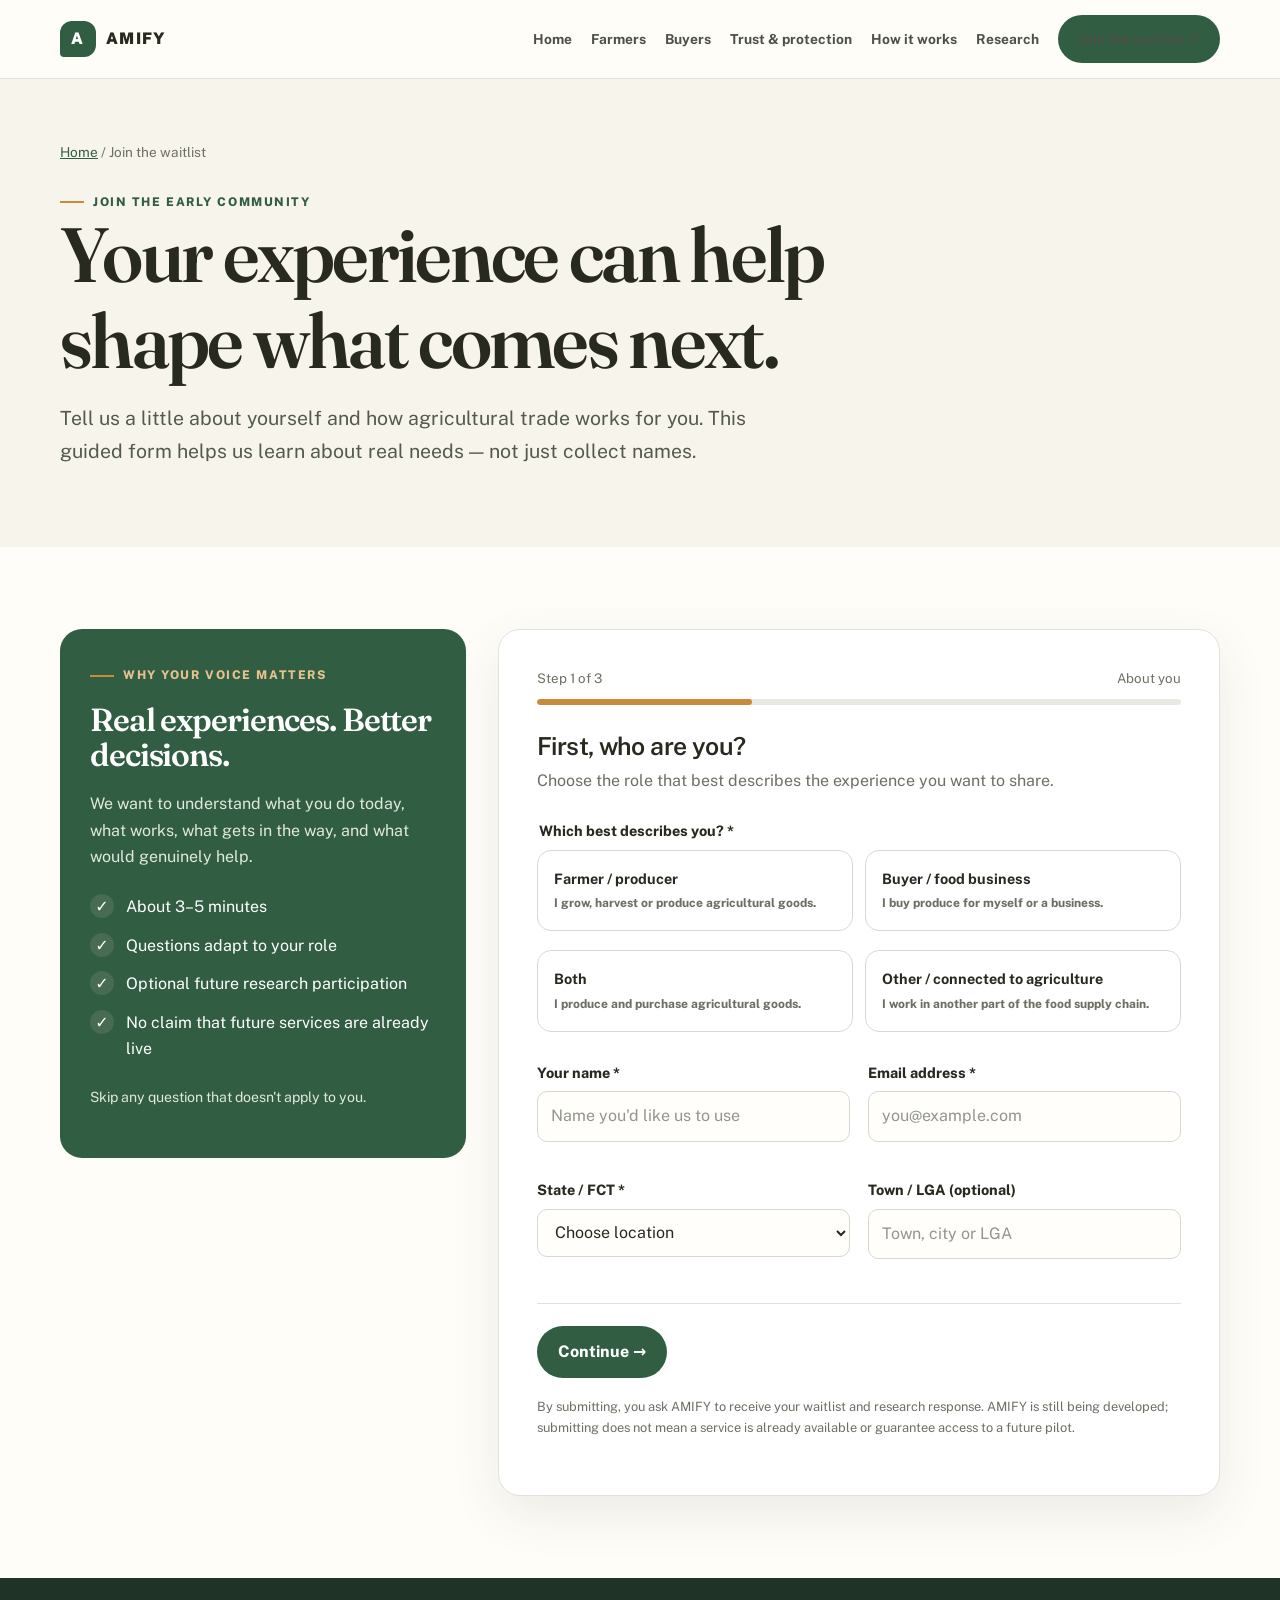
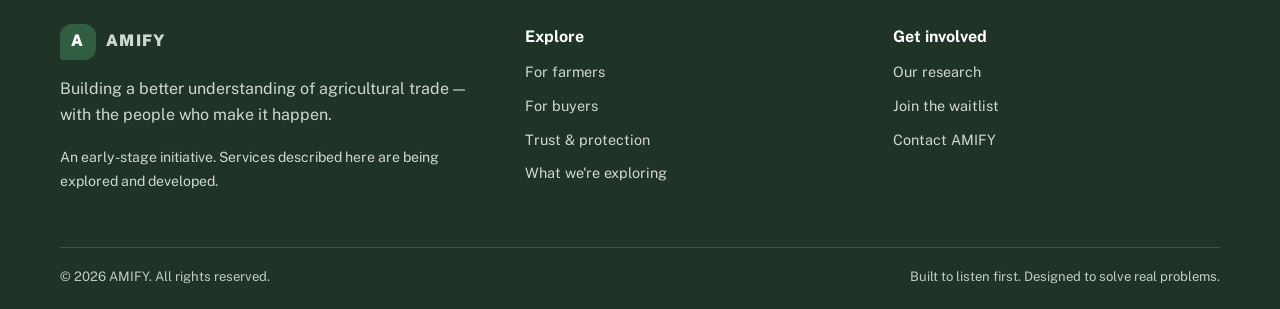
<file: join.html>
<!doctype html><html lang="en"><head><meta charset="utf-8"><meta name="viewport" content="width=device-width, initial-scale=1"><meta name="description" content="Join the AMIFY early-interest list and share your agricultural trading experience."><meta name="theme-color" content="#315d43"><title>Join the waitlist | AMIFY</title><link rel="preconnect" href="https://fonts.googleapis.com"><link rel="preconnect" href="https://fonts.gstatic.com" crossorigin><link href="https://fonts.googleapis.com/css2?family=Fraunces:opsz,wght@9..144,500;9..144,600;9..144,700&family=Public+Sans:wght@400;500;600;700;800&display=swap" rel="stylesheet"><link rel="stylesheet" href="css/styles.css"></head><body><header class="site-header"><div class="container header-inner"><a class="brand" href="index.html"><span class="brand-mark">A</span><span>AMIFY</span></a><button class="menu-toggle" type="button" aria-expanded="false" aria-controls="primary-navigation">Menu</button><nav class="site-nav" id="primary-navigation" aria-label="Main navigation"><a href="index.html" >Home</a><a href="farmers.html" >Farmers</a><a href="buyers.html" >Buyers</a><a href="trust.html" >Trust & protection</a><a href="how-it-works.html" >How it works</a><a href="research.html" >Research</a><a class="btn" href="join.html">Join the waitlist ↗</a></nav></div></header><main><section class="page-hero"><div class="container"><div class="breadcrumb"><a href="index.html">Home</a> / Join the waitlist</div><span class="eyebrow">Join the early community</span><h1>Your experience can help shape what comes next.</h1><p class="lead">Tell us a little about yourself and how agricultural trade works for you. This guided form helps us learn about real needs — not just collect names.</p></div></section><section class="section"><div class="container form-shell"><aside class="form-aside"><span class="eyebrow" style="color:#e5c18e">Why your voice matters</span><h2 style="font-size:2rem;margin-top:16px">Real experiences. Better decisions.</h2><p>We want to understand what you do today, what works, what gets in the way, and what would genuinely help.</p><ul class="check-list"><li>About 3–5 minutes</li><li>Questions adapt to your role</li><li>Optional future research participation</li><li>No claim that future services are already live</li></ul><p class="small">Skip any question that doesn't apply to you.</p></aside><div class="form-card"><form id="amify-form" method="POST" action="https://formsubmit.co/iadesanya539@gmail.com"><input type="hidden" name="_subject" value="New AMIFY waitlist and research response"><input type="hidden" name="_template" value="table"><input type="hidden" name="_captcha" value="true"><input type="hidden" name="_next" value="https://ifrosh.github.io/AMIFY-WAITLIST/thank-you.html"><div class="form-progress"><div class="progress-meta"><span data-progress-label>Step 1 of 3</span><span>About you</span></div><div class="progress-track"><div class="progress-fill" data-progress></div></div></div><section class="form-step" data-form-step="1"><h2>First, who are you?</h2><p class="form-step-intro">Choose the role that best describes the experience you want to share.</p><fieldset class="field" style="border:0;padding:0;margin:0 0 22px"><legend>Which best describes you? *</legend><div class="choice-grid role-options"><label class="choice"><input type="radio" name="participant_type" value="farmer" required><span><strong>Farmer / producer</strong><small>I grow, harvest or produce agricultural goods.</small></span></label><label class="choice"><input type="radio" name="participant_type" value="buyer" required><span><strong>Buyer / food business</strong><small>I buy produce for myself or a business.</small></span></label><label class="choice"><input type="radio" name="participant_type" value="both" required><span><strong>Both</strong><small>I produce and purchase agricultural goods.</small></span></label><label class="choice"><input type="radio" name="participant_type" value="other" required><span><strong>Other / connected to agriculture</strong><small>I work in another part of the food supply chain.</small></span></label></div></fieldset><div class="field-grid"><div class="field"><label for="full-name">Your name *</label><input id="full-name" name="name" autocomplete="name" placeholder="Name you'd like us to use" required></div><div class="field"><label for="email">Email address *</label><input id="email" name="email" type="email" autocomplete="email" placeholder="you@example.com" required></div><div class="field"><label for="state">State / FCT *</label><select id="state" name="state" required><option value="">Choose location</option><option>Abia</option><option>Adamawa</option><option>Akwa</option><option>Ibom</option><option>Anambra</option><option>Bauchi</option><option>Bayelsa</option><option>Benue</option><option>Borno</option><option>Cross</option><option>River</option><option>Delta</option><option>Ebonyi</option><option>Edo</option><option>Ekiti</option><option>Enugu</option><option>Gombe</option><option>Imo</option><option>Jigawa</option><option>Kaduna</option><option>Kano</option><option>Katsina</option><option>Kebbi</option><option>Kogi</option><option>Kwara</option><option>Lagos</option><option>Nasarawa</option><option>Niger</option><option>Ogun</option><option>Ondo</option><option>Osun</option><option>Oyo</option><option>Plateau</option><option>Rivers</option><option>Sokoto</option><option>Taraba</option><option>Yobe</option><option>Zamfara</option><option>Federal Capital Territory (FCT)</option><option>Outside Nigeria</option></select></div><div class="field"><label for="locality">Town / LGA (optional)</label><input id="locality" name="town_or_lga" placeholder="Town, city or LGA"></div></div></section><section class="form-step" data-form-step="2" hidden><h2>Tell us about your trade.</h2><p class="form-step-intro">These questions adapt to your role. Choose what best matches your experience.</p><div class="field" data-role-panel="farmer"><label for="produce">What do you grow or produce?</label><input id="produce" name="produce" type="text" placeholder="e.g. maize, rice, yam, vegetables"></input></div><div class="field" data-role-panel="buyer"><label for="buying-needs">What produce do you usually buy?</label><input id="buying-needs" name="buying-needs" type="text" placeholder="e.g. grains, tubers, vegetables"></input></div><div class="field" data-role-panel="both"><label for="both-products">What do you produce and buy?</label><input id="both-products" name="both-products" type="text" placeholder="List the main products"></input></div><div class="field" data-role-panel="other"><label for="other-role">What part of agriculture or food trade do you work in?</label><input id="other-role" name="other-role" type="text" placeholder="e.g. processor, transporter, cooperative"></input></div><div class="field"><label for="scale">Which best describes your activity?</label><select id="scale" name="business_type"><option value="">Choose one (optional)</option><option>Small-scale / household</option><option>Individual farmer or trader</option><option>Cooperative or farmer group</option><option>Retail shop or market trader</option><option>Restaurant or caterer</option><option>Processor or manufacturer</option><option>Large farm or commercial business</option><option>Institution or bulk buyer</option><option>Other</option></select></div><div class="field"><label>How do you usually find trading partners?</label><div class="check-options"><label class="check-option"><input type="checkbox" name="how_do_you_usually_find_trading_partners?[]" value="Family, friends or referrals">Family, friends or referrals</label><label class="check-option"><input type="checkbox" name="how_do_you_usually_find_trading_partners?[]" value="Market contacts or agents">Market contacts or agents</label><label class="check-option"><input type="checkbox" name="how_do_you_usually_find_trading_partners?[]" value="WhatsApp or phone calls">WhatsApp or phone calls</label><label class="check-option"><input type="checkbox" name="how_do_you_usually_find_trading_partners?[]" value="Cooperatives or associations">Cooperatives or associations</label><label class="check-option"><input type="checkbox" name="how_do_you_usually_find_trading_partners?[]" value="Online platforms or social media">Online platforms or social media</label><label class="check-option"><input type="checkbox" name="how_do_you_usually_find_trading_partners?[]" value="Regular existing relationships">Regular existing relationships</label><label class="check-option"><input type="checkbox" name="how_do_you_usually_find_trading_partners?[]" value="Other methods">Other methods</label></div></div><div class="field"><label for="frequency">How often do you buy or sell produce?</label><select id="frequency" name="trade_frequency"><option value="">Choose one (optional)</option><option>Most days</option><option>Weekly</option><option>Monthly</option><option>Seasonally</option><option>Occasionally</option><option>Not trading yet</option></select></div><div class="field" data-role-panel="farmer"><label for="unsold">What happens if you cannot sell your produce as planned?</label><textarea id="unsold" name="unsold" placeholder="What did you do?"></textarea></div><div class="field" data-role-panel="buyer"><label for="replacement">If a supplier cannot meet your needs, how do you find a replacement?</label><textarea id="replacement" name="replacement" placeholder="Tell us what you normally do."></textarea></div><div class="field" data-role-panel="both"><label for="both-challenges">What is most difficult about buying or selling?</label><textarea id="both-challenges" name="both-challenges" placeholder="Share an example if you can."></textarea></div><div class="field" data-role-panel="other"><label for="other-challenges">What recurring challenge do you see in agricultural trade?</label><textarea id="other-challenges" name="other-challenges" placeholder="Share an example if you can."></textarea></div></section><section class="form-step" data-form-step="3" hidden><h2>What would make a difference?</h2><p class="form-step-intro">Specific examples help us understand the problem and what you've already tried.</p><div class="field"><label for="recent_trade_problem">Think of the last trade that did not go as planned. What happened?</label><textarea id="recent_trade_problem" name="recent_trade_problem" placeholder="What happened, and how did you handle it?"></textarea></div><div class="field"><label>Which challenges have you experienced?</label><div class="check-options"><label class="check-option"><input type="checkbox" name="which_challenges_have_you_experienced?[]" value="Finding reliable buyers or suppliers">Finding reliable buyers or suppliers</label><label class="check-option"><input type="checkbox" name="which_challenges_have_you_experienced?[]" value="Unclear or changing prices">Unclear or changing prices</label><label class="check-option"><input type="checkbox" name="which_challenges_have_you_experienced?[]" value="Checking quality or quantity">Checking quality or quantity</label><label class="check-option"><input type="checkbox" name="which_challenges_have_you_experienced?[]" value="Late payment or payment disagreement">Late payment or payment disagreement</label><label class="check-option"><input type="checkbox" name="which_challenges_have_you_experienced?[]" value="Transport cost or finding transport">Transport cost or finding transport</label><label class="check-option"><input type="checkbox" name="which_challenges_have_you_experienced?[]" value="Late delivery, damaged or missing goods">Late delivery, damaged or missing goods</label><label class="check-option"><input type="checkbox" name="which_challenges_have_you_experienced?[]" value="Cancelled orders or rejected produce">Cancelled orders or rejected produce</label><label class="check-option"><input type="checkbox" name="which_challenges_have_you_experienced?[]" value="Disagreements with trading partners">Disagreements with trading partners</label><label class="check-option"><input type="checkbox" name="which_challenges_have_you_experienced?[]" value="None of these / something else">None of these / something else</label></div></div><div class="field"><label for="challenge-frequency">How often does your biggest challenge happen?</label><select id="challenge-frequency" name="challenge_frequency"><option value="">Choose one (optional)</option><option>Almost every trade</option><option>Often</option><option>Sometimes</option><option>Rarely</option><option>Not sure</option></select></div><div class="field"><label for="current_workaround">What do you currently use to solve the problem, and what works or fails?</label><textarea id="current_workaround" name="current_workaround" placeholder="e.g. calls, WhatsApp, agents, cooperatives"></textarea></div><div class="field"><label for="most_valuable_improvement">If one part of the process could become easier, what would make the biggest difference?</label><textarea id="most_valuable_improvement" name="most_valuable_improvement" placeholder="Describe the improvement that matters most."></textarea></div><div class="field"><label for="interest">Would you be open to future research or an early pilot?</label><select id="interest" name="future_participation"><option value="Waitlist only">I just want to join the waitlist for now</option><option value="Research conversation">I'm open to a short research conversation</option><option value="Early pilot">I'd consider trying an early pilot</option><option value="Both">I'm open to both research and a pilot</option></select></div><div class="field"><label for="contact-preference">Preferred contact method (optional)</label><select id="contact-preference" name="contact_preference"><option value="">No preference</option><option>Email</option><option>Phone call</option><option>WhatsApp</option></select></div><div class="field"><label class="check-option"><input type="checkbox" name="consent_research_contact" value="Yes"> I agree AMIFY may contact me about the research or pilot opportunities I selected.</label><span class="hint">You can join the waitlist without opting into research contact.</span></div><div class="notice">Please do not submit passwords, bank details or government ID numbers. Your answers will be emailed to the AMIFY team for waitlist and research purposes.</div></section><div class="form-actions"><button class="btn secondary" type="button" data-back hidden>← Back</button><button class="btn" type="button" data-next>Continue →</button><button class="btn" type="submit" data-submit hidden>Submit my response ↗</button></div><p class="privacy-note">By submitting, you ask AMIFY to receive your waitlist and research response. AMIFY is still being developed; submitting does not mean a service is already available or guarantee access to a future pilot.</p></form></div></div></section></main><footer class="footer"><div class="container"><div class="footer-grid"><div><a class="brand" href="index.html"><span class="brand-mark">A</span><span>AMIFY</span></a><p>Building a better understanding of agricultural trade — with the people who make it happen.</p><p class="small">An early-stage initiative. Services described here are being explored and developed.</p></div><div class="footer-links"><strong>Explore</strong><a href="farmers.html">For farmers</a><a href="buyers.html">For buyers</a><a href="trust.html">Trust & protection</a><a href="how-it-works.html">What we're exploring</a></div><div class="footer-links"><strong>Get involved</strong><a href="research.html">Our research</a><a href="join.html">Join the waitlist</a><a href="mailto:iadesanya539@gmail.com">Contact AMIFY</a></div></div><div class="footer-bottom"><span>© <span data-year>2026</span> AMIFY. All rights reserved.</span><span>Built to listen first. Designed to solve real problems.</span></div></div></footer><script src="js/config.js"></script><script src="js/main.js"></script></body></html>
</file>
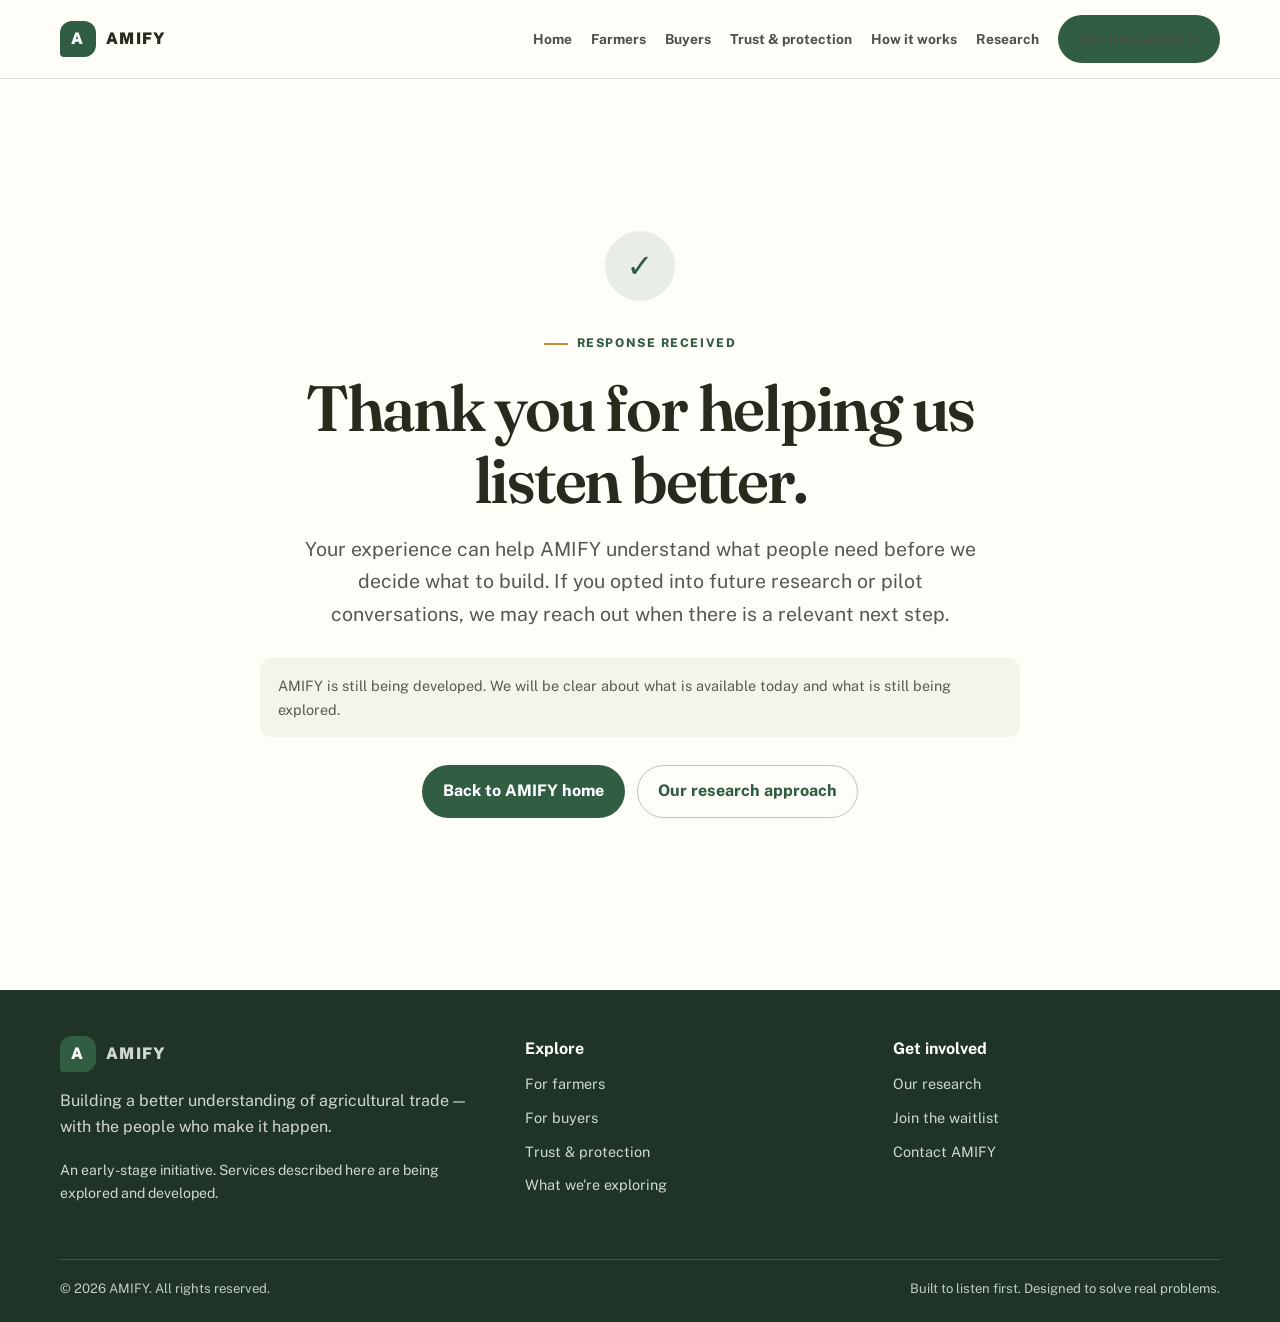
<file: thank-you.html>
<!doctype html><html lang="en"><head><meta charset="utf-8"><meta name="viewport" content="width=device-width, initial-scale=1"><meta name="description" content="Thank you for sharing your interest and agricultural trading experience with AMIFY."><meta name="theme-color" content="#315d43"><title>Thank you | AMIFY</title><link rel="preconnect" href="https://fonts.googleapis.com"><link rel="preconnect" href="https://fonts.gstatic.com" crossorigin><link href="https://fonts.googleapis.com/css2?family=Fraunces:opsz,wght@9..144,500;9..144,600;9..144,700&family=Public+Sans:wght@400;500;600;700;800&display=swap" rel="stylesheet"><link rel="stylesheet" href="css/styles.css"></head><body><header class="site-header"><div class="container header-inner"><a class="brand" href="index.html"><span class="brand-mark">A</span><span>AMIFY</span></a><button class="menu-toggle" type="button" aria-expanded="false" aria-controls="primary-navigation">Menu</button><nav class="site-nav" id="primary-navigation" aria-label="Main navigation"><a href="index.html" >Home</a><a href="farmers.html" >Farmers</a><a href="buyers.html" >Buyers</a><a href="trust.html" >Trust & protection</a><a href="how-it-works.html" >How it works</a><a href="research.html" >Research</a><a class="btn" href="join.html">Join the waitlist ↗</a></nav></div></header><main><section class="section"><div class="container center" style="max-width:760px;padding-block:70px"><div class="success-mark">✓</div><span class="eyebrow">Response received</span><h1 style="font-size:clamp(2.6rem,5vw,4rem);margin:18px auto">Thank you for helping us listen better.</h1><p class="lead">Your experience can help AMIFY understand what people need before we decide what to build. If you opted into future research or pilot conversations, we may reach out when there is a relevant next step.</p><p class="notice" style="text-align:left;margin:28px 0">AMIFY is still being developed. We will be clear about what is available today and what is still being explored.</p><div class="actions" style="justify-content:center"><a class="btn" href="index.html">Back to AMIFY home</a><a class="btn secondary" href="research.html">Our research approach</a></div></div></section></main><footer class="footer"><div class="container"><div class="footer-grid"><div><a class="brand" href="index.html"><span class="brand-mark">A</span><span>AMIFY</span></a><p>Building a better understanding of agricultural trade — with the people who make it happen.</p><p class="small">An early-stage initiative. Services described here are being explored and developed.</p></div><div class="footer-links"><strong>Explore</strong><a href="farmers.html">For farmers</a><a href="buyers.html">For buyers</a><a href="trust.html">Trust & protection</a><a href="how-it-works.html">What we're exploring</a></div><div class="footer-links"><strong>Get involved</strong><a href="research.html">Our research</a><a href="join.html">Join the waitlist</a><a href="mailto:iadesanya539@gmail.com">Contact AMIFY</a></div></div><div class="footer-bottom"><span>© <span data-year>2026</span> AMIFY. All rights reserved.</span><span>Built to listen first. Designed to solve real problems.</span></div></div></footer><script src="js/config.js"></script><script src="js/main.js"></script></body></html>
</file>
<file: css/styles.css>
/* :root{--ink:#28291f;--muted:#6c7063;--green:#315d43;--deep:#244632;--soft:#e8eee5;--gold:#c98a3b;--cream:#f7f4eb;--paper:#fffdf8;--line:#e4e2d8;--radius:18px;--shadow:0 18px 50px #24362617}*{box-sizing:border-box}html{scroll-behavior:smooth}body{margin:0;background:var(--paper);color:var(--ink);font:16px/1.65 'Public Sans',system-ui,sans-serif}img{display:block;max-width:100%}a{color:inherit}button,input,select,textarea{font:inherit}a:focus-visible,button:focus-visible,input:focus-visible,select:focus-visible,textarea:focus-visible{outline:3px solid #d9a45f;outline-offset:3px}.container{width:min(1160px,calc(100% - 40px));margin:auto}.eyebrow{display:inline-flex;gap:9px;align-items:center;color:var(--green);text-transform:uppercase;letter-spacing:.13em;font-size:.75rem;font-weight:800}.eyebrow:before{content:'';width:24px;height:2px;background:var(--gold)}h1,h2,h3{line-height:1.12;letter-spacing:-.035em;margin:0 0 18px}h1,h2{font-family:Fraunces,Georgia,serif;font-weight:600}h1{font-size:clamp(2.7rem,6vw,5.1rem);max-width:850px}h2{font-size:clamp(2rem,4vw,3.2rem)}h3{font-size:1.2rem;letter-spacing:-.02em}p{margin:0 0 18px}.lead{color:#53594e;font-size:clamp(1.05rem,1.7vw,1.22rem);max-width:700px}.muted,.small{color:var(--muted)}.small{font-size:.88rem}.site-header{position:sticky;top:0;z-index:20;background:#fffdf8f2;backdrop-filter:blur(14px);border-bottom:1px solid var(--line)}.header-inner{min-height:78px;display:flex;align-items:center;justify-content:space-between;gap:24px}.brand{display:inline-flex;align-items:center;gap:10px;text-decoration:none;font-weight:900;letter-spacing:.08em}.brand-mark{display:grid;place-items:center;width:36px;height:36px;color:white;background:var(--green);border-radius:12px 12px 12px 4px}.site-nav{display:flex;align-items:center;gap:19px}.site-nav a{text-decoration:none;font-size:.86rem;color:#4c5148;font-weight:700}.site-nav a:hover,.site-nav a[aria-current=page]{color:var(--green)}.menu-toggle{display:none;border:1px solid var(--line);background:var(--paper);border-radius:10px;padding:8px 12px}.btn{display:inline-flex;justify-content:center;align-items:center;gap:9px;min-height:48px;padding:12px 20px;border:1px solid transparent;border-radius:999px;background:var(--green);color:white;text-decoration:none;font-weight:750;cursor:pointer;transition:.18s}.btn:hover{background:var(--deep);transform:translateY(-1px)}.btn.secondary{background:transparent;color:var(--green);border-color:#b8c7b7}.btn.secondary:hover{background:var(--soft)}.btn.gold{background:var(--gold);color:#231d14}.btn:disabled{opacity:.65;cursor:wait}.hero{padding:74px 0;background:var(--cream);overflow:hidden}.hero-grid{display:grid;grid-template-columns:1.02fr .98fr;align-items:center;gap:54px}.hero-copy h1{margin-top:18px}.actions{display:flex;flex-wrap:wrap;gap:12px;margin:26px 0 20px}.hero-note{font-size:.85rem;color:var(--muted)}.hero-image{min-height:500px;position:relative}.hero-image img{width:100%;height:500px;object-fit:cover;border-radius:48% 48% 18px 18px}.image-note{position:absolute;bottom:22px;left:-22px;max-width:245px;background:white;padding:18px 20px;border-radius:16px;box-shadow:var(--shadow);font-size:.9rem}.image-note strong{display:block;color:var(--green)}.section{padding:82px 0}.section.soft{background:#f3f2e9}.section.dark{background:#253f30;color:white}.section.dark .lead,.section.dark .muted{color:#d6dfd4}.section-head{display:flex;justify-content:space-between;align-items:end;gap:28px;margin-bottom:34px}.section-head>div{max-width:690px}.section-head p{max-width:470px;color:var(--muted);margin:0}.cards{display:grid;grid-template-columns:repeat(3,1fr);gap:18px}.card{background:white;border:1px solid var(--line);border-radius:var(--radius);padding:26px}.card .icon{display:grid;place-items:center;width:44px;height:44px;background:var(--soft);color:var(--green);border-radius:14px;font-size:1.3rem;margin-bottom:20px}.card p{color:var(--muted);margin-bottom:0}.photo-card{overflow:hidden;padding:0}.photo-card img{width:100%;height:210px;object-fit:cover}.card-content{padding:24px}.photo-card a{color:var(--green);font-weight:750;text-decoration:none;display:inline-block;margin-top:14px}.split{display:grid;grid-template-columns:1fr 1fr;align-items:center;gap:58px}.split-photo img{width:100%;height:430px;object-fit:cover;border-radius:24px}.check-list{padding:0;list-style:none;display:grid;gap:12px;margin:24px 0}.check-list li{display:flex;gap:12px;align-items:flex-start}.check-list li:before{content:'✓';display:grid;place-items:center;flex:0 0 24px;height:24px;border-radius:50%;background:var(--soft);color:var(--green);font-weight:900}.banner{padding:42px;border-radius:24px;background:var(--green);color:white;display:flex;justify-content:space-between;align-items:center;gap:28px}.banner h2{font-size:clamp(1.8rem,3vw,2.6rem);max-width:650px;margin-bottom:10px}.banner p{color:#e0e9de;margin:0}.page-hero{background:var(--cream);padding:62px 0}.breadcrumb{font-size:.85rem;color:var(--muted);margin-bottom:22px}.breadcrumb a{color:var(--green)}.form-shell{display:grid;grid-template-columns:.72fr 1.28fr;gap:32px;align-items:start}.form-aside{background:var(--green);color:white;border-radius:22px;padding:30px;position:sticky;top:100px}.form-aside p{color:#e0e9de}.form-aside .check-list li:before{background:#476b53;color:white}.form-card{border:1px solid var(--line);border-radius:22px;padding:clamp(22px,4vw,38px);background:white;box-shadow:var(--shadow)}.form-progress{margin-bottom:28px}.progress-meta{display:flex;justify-content:space-between;color:var(--muted);font-size:.83rem;margin-bottom:9px}.progress-track{height:6px;border-radius:99px;background:#e8e9e1;overflow:hidden}.progress-fill{height:100%;width:33.333%;background:var(--gold);border-radius:inherit;transition:width .25s}.form-step h2{font-family:'Public Sans',sans-serif;font-size:1.55rem;letter-spacing:-.025em;margin-bottom:8px}.form-step-intro{color:var(--muted);margin-bottom:24px}.field-grid{display:grid;grid-template-columns:1fr 1fr;gap:18px}.field{margin-bottom:18px;min-width:0}.field label,.field legend{display:block;font-weight:750;font-size:.9rem;margin-bottom:7px}.field input:not([type=checkbox]):not([type=radio]),.field select,.field textarea{width:100%;min-height:48px;border:1px solid #d7d9ce;border-radius:10px;padding:11px 13px;background:#fffefa;color:var(--ink)}.field textarea{min-height:110px;resize:vertical}.field input::placeholder,.field textarea::placeholder{color:#92968c}.field.full{grid-column:1/-1}.choice-grid{display:grid;grid-template-columns:1fr 1fr;gap:12px}.choice{position:relative;display:block}.choice input{position:absolute;opacity:0;inset:0}.choice span{display:block;height:100%;border:1px solid #d7d9ce;border-radius:14px;padding:16px;cursor:pointer}.choice strong{display:block;margin-bottom:4px}.choice small{color:var(--muted);display:block}.choice input:checked+span{border-color:var(--green);background:#edf3eb;box-shadow:inset 0 0 0 1px var(--green)}.choice input:focus-visible+span{outline:3px solid #d9a45f;outline-offset:3px}.check-options{display:grid;gap:10px}.check-option{display:flex!important;gap:10px;align-items:flex-start;font-weight:500!important}.check-option input{margin-top:6px;accent-color:var(--green)}.hint{display:block;color:var(--muted);font-size:.8rem;margin-top:5px}.form-actions{display:flex;justify-content:space-between;gap:12px;margin-top:26px;padding-top:22px;border-top:1px solid var(--line)}[hidden]{display:none!important}.privacy-note{font-size:.8rem;color:var(--muted);margin-top:18px}.notice{padding:16px 18px;background:#f5f4ec;border-radius:12px;font-size:.9rem;color:#565b50}.quote{border-left:3px solid var(--gold);padding:8px 0 8px 22px;font-family:Fraunces,Georgia,serif;font-size:1.4rem}.footer{background:#1f3427;color:white;padding:46px 0 22px}.footer-grid{display:grid;grid-template-columns:1.3fr 1fr 1fr;gap:40px;padding-bottom:36px}.footer .brand{margin-bottom:16px}.footer p,.footer a{color:#d0d8ce}.footer-links{display:grid;align-content:start;gap:10px}.footer-links a{text-decoration:none;font-size:.9rem}.footer-bottom{border-top:1px solid #405447;padding-top:18px;display:flex;justify-content:space-between;gap:20px;color:#c0ccc0;font-size:.82rem}.center{text-align:center}.center .lead{margin-inline:auto}.success-mark{width:70px;height:70px;display:grid;place-items:center;margin:0 auto 26px;background:var(--soft);color:var(--green);border-radius:50%;font-size:2rem}@media(max-width:900px){.site-nav{gap:10px}.site-nav a{font-size:.78rem}.hero-grid,.split{gap:30px}.hero-image,.hero-image img{min-height:410px;height:410px}.form-shell{grid-template-columns:1fr}.form-aside{position:static}}@media(max-width:700px){.container{width:min(100% - 30px,560px)}.header-inner{min-height:68px}.menu-toggle{display:inline-flex}.site-nav{display:none;position:absolute;left:0;right:0;top:68px;background:var(--paper);padding:18px 20px 22px;border-bottom:1px solid var(--line);flex-direction:column;align-items:stretch;gap:15px}.site-nav.is-open{display:flex}.site-nav a{font-size:.95rem}.site-nav .btn{width:100%}.hero{padding:50px 0}.hero-grid,.split{grid-template-columns:1fr}.hero-image,.hero-image img{height:330px;min-height:330px}.image-note{left:10px;bottom:10px;max-width:220px}.section{padding:60px 0}.section-head{display:block}.section-head p{margin-top:12px}.cards{grid-template-columns:1fr}.split-photo img{height:300px}.banner{padding:26px;display:block}.banner .btn{margin-top:20px;width:100%}.page-hero{padding:45px 0}.field-grid,.choice-grid{grid-template-columns:1fr;gap:0}.form-card{padding:22px 17px}.form-actions{flex-wrap:wrap}.form-actions .btn{flex:1}.footer-grid{grid-template-columns:1fr;gap:26px}.footer-bottom{flex-direction:column;gap:8px}}@media(prefers-reduced-motion:reduce){*,*:before,*:after{scroll-behavior:auto!important;transition:none!important}} */

:root {
  --ink: #28291f;
  --muted: #6c7063;
  --green: #315d43;
  --deep: #244632;
  --soft: #e8eee5;
  --gold: #c98a3b;
  --cream: #f7f4eb;
  --paper: #fffdf8;
  --line: #e4e2d8;
  --radius: 18px;
  --shadow: 0 18px 50px #24362617;
}
 
* { box-sizing: border-box; }
 
html { scroll-behavior: smooth; }
 
body {
  margin: 0;
  background: var(--paper);
  color: var(--ink);
  font: 16px/1.65 'Public Sans', system-ui, sans-serif;
}
 
img { display: block; max-width: 100%; }
a { color: inherit; }
button, input, select, textarea { font: inherit; }
 
a:focus-visible,
button:focus-visible,
input:focus-visible,
select:focus-visible,
textarea:focus-visible {
  outline: 3px solid #d9a45f;
  outline-offset: 3px;
}
 
[hidden] { display: none !important; }
 
h1, h2, h3 {
  line-height: 1.12;
  letter-spacing: -0.035em;
  margin: 0 0 18px;
}
 
h1, h2 {
  font-family: Fraunces, Georgia, serif;
  font-weight: 600;
}
 
h1 { font-size: clamp(2.7rem, 6vw, 5.1rem); max-width: 850px; }
h2 { font-size: clamp(2rem, 4vw, 3.2rem); }
h3 { font-size: 1.2rem; letter-spacing: -0.02em; }
 
p { margin: 0 0 18px; }
 
.lead {
  color: #53594e;
  font-size: clamp(1.05rem, 1.7vw, 1.22rem);
  max-width: 700px;
}
 
.muted, .small { color: var(--muted); }
.small { font-size: 0.88rem; }
 
.eyebrow {
  display: inline-flex;
  gap: 9px;
  align-items: center;
  color: var(--green);
  text-transform: uppercase;
  letter-spacing: 0.13em;
  font-size: 0.75rem;
  font-weight: 800;
}
 
.eyebrow::before {
  content: '';
  width: 24px;
  height: 2px;
  background: var(--gold);
}
 
.quote {
  border-left: 3px solid var(--gold);
  padding: 8px 0 8px 22px;
  font-family: Fraunces, Georgia, serif;
  font-size: 1.4rem;
}
 
.container { width: min(1160px, calc(100% - 40px)); margin: auto; }
.center { text-align: center; }
.center .lead { margin-inline: auto; }
 
.notice {
  padding: 16px 18px;
  background: #f5f4ec;
  border-radius: 12px;
  font-size: 0.9rem;
  color: #565b50;
}
 
.site-header {
  position: sticky;
  top: 0;
  z-index: 20;
  background: #fffdf8f2;
  backdrop-filter: blur(14px);
  border-bottom: 1px solid var(--line);
}
 
.header-inner {
  min-height: 78px;
  display: flex;
  align-items: center;
  justify-content: space-between;
  gap: 24px;
}
 
.brand {
  display: inline-flex;
  align-items: center;
  gap: 10px;
  text-decoration: none;
  font-weight: 900;
  letter-spacing: 0.08em;
}
 
.brand-mark {
  display: grid;
  place-items: center;
  width: 36px;
  height: 36px;
  color: white;
  background: var(--green);
  border-radius: 12px 12px 12px 4px;
}
 
.site-nav { display: flex; align-items: center; gap: 19px; }
 
.site-nav a {
  text-decoration: none;
  font-size: 0.86rem;
  color: #4c5148;
  font-weight: 700;
}
 
.site-nav a:hover,
.site-nav a[aria-current=page] { color: var(--green); }
 
.menu-toggle {
  display: none;
  border: 1px solid var(--line);
  background: var(--paper);
  border-radius: 10px;
  padding: 8px 12px;
}
 
.btn {
  display: inline-flex;
  justify-content: center;
  align-items: center;
  gap: 9px;
  min-height: 48px;
  padding: 12px 20px;
  border: 1px solid transparent;
  border-radius: 999px;
  background: var(--green);
  color: white;
  text-decoration: none;
  font-weight: 750;
  cursor: pointer;
  transition: 0.18s;
}
 
.btn:hover { background: var(--deep); transform: translateY(-1px); }
.btn:disabled { opacity: 0.65; cursor: wait; }
 
.btn.secondary { background: transparent; color: var(--green); border-color: #b8c7b7; }
.btn.secondary:hover { background: var(--soft); }
 
.btn.gold { background: var(--gold); color: #231d14; }
 
.hero { padding: 74px 0; background: var(--cream); overflow: hidden; }
 
.hero-grid {
  display: grid;
  grid-template-columns: 1.02fr 0.98fr;
  align-items: center;
  gap: 54px;
}
 
.hero-copy h1 { margin-top: 18px; }
.hero-note { font-size: 0.85rem; color: var(--muted); }
 
.actions { display: flex; flex-wrap: wrap; gap: 12px; margin: 26px 0 20px; }
 
.hero-image { min-height: 500px; position: relative; }
 
.hero-image img {
  width: 100%;
  height: 500px;
  object-fit: cover;
  border-radius: 48% 48% 18px 18px;
}
 
.image-note {
  position: absolute;
  bottom: 22px;
  left: -22px;
  max-width: 245px;
  background: white;
  padding: 18px 20px;
  border-radius: 16px;
  box-shadow: var(--shadow);
  font-size: 0.9rem;
}
 
.image-note strong { display: block; color: var(--green); }
 
.section { padding: 82px 0; }
.section.soft { background: #f3f2e9; }
.section.dark { background: #253f30; color: white; }
.section.dark .lead,
.section.dark .muted { color: #d6dfd4; }
 
.section-head {
  display: flex;
  justify-content: space-between;
  align-items: end;
  gap: 28px;
  margin-bottom: 34px;
}
 
.section-head > div { max-width: 690px; }
.section-head p { max-width: 470px; color: var(--muted); margin: 0; }
 
.cards { display: grid; grid-template-columns: repeat(3, 1fr); gap: 18px; }
 
.card {
  background: white;
  border: 1px solid var(--line);
  border-radius: var(--radius);
  padding: 26px;
}
 
.card p { color: var(--muted); margin-bottom: 0; }
 
.card .icon {
  display: grid;
  place-items: center;
  width: 44px;
  height: 44px;
  background: var(--soft);
  color: var(--green);
  border-radius: 14px;
  font-size: 1.3rem;
  margin-bottom: 20px;
}
 
.photo-card { overflow: hidden; padding: 0; }
.photo-card img { width: 100%; height: 210px; object-fit: cover; }
.card-content { padding: 24px; }
 
.photo-card a {
  color: var(--green);
  font-weight: 750;
  text-decoration: none;
  display: inline-block;
  margin-top: 14px;
}
 
.split {
  display: grid;
  grid-template-columns: 1fr 1fr;
  align-items: center;
  gap: 58px;
}
 
.split-photo img {
  width: 100%;
  height: 430px;
  object-fit: cover;
  border-radius: 24px;
}
 
.check-list { padding: 0; list-style: none; display: grid; gap: 12px; margin: 24px 0; }
.check-list li { display: flex; gap: 12px; align-items: flex-start; }
 
.check-list li::before {
  content: '✓';
  display: grid;
  place-items: center;
  flex: 0 0 24px;
  height: 24px;
  border-radius: 50%;
  background: var(--soft);
  color: var(--green);
  font-weight: 900;
}
 
.banner {
  padding: 42px;
  border-radius: 24px;
  background: var(--green);
  color: white;
  display: flex;
  justify-content: space-between;
  align-items: center;
  gap: 28px;
}
 
.banner h2 { font-size: clamp(1.8rem, 3vw, 2.6rem); max-width: 650px; margin-bottom: 10px; }
.banner p { color: #e0e9de; margin: 0; }
 
.page-hero { background: var(--cream); padding: 62px 0; }
.breadcrumb { font-size: 0.85rem; color: var(--muted); margin-bottom: 22px; }
.breadcrumb a { color: var(--green); }
 
.form-shell {
  display: grid;
  grid-template-columns: 0.72fr 1.28fr;
  gap: 32px;
  align-items: start;
}
 
.form-aside {
  background: var(--green);
  color: white;
  border-radius: 22px;
  padding: 30px;
  position: sticky;
  top: 100px;
}
 
.form-aside p { color: #e0e9de; }
.form-aside .check-list li::before { background: #476b53; color: white; }
 
.form-card {
  border: 1px solid var(--line);
  border-radius: 22px;
  padding: clamp(22px, 4vw, 38px);
  background: white;
  box-shadow: var(--shadow);
}
 
.form-progress { margin-bottom: 28px; }
 
.progress-meta {
  display: flex;
  justify-content: space-between;
  color: var(--muted);
  font-size: 0.83rem;
  margin-bottom: 9px;
}
 
.progress-track { height: 6px; border-radius: 99px; background: #e8e9e1; overflow: hidden; }
 
.progress-fill {
  height: 100%;
  width: 33.333%;
  background: var(--gold);
  border-radius: inherit;
  transition: width 0.25s;
}
 
.form-step h2 {
  font-family: 'Public Sans', sans-serif;
  font-size: 1.55rem;
  letter-spacing: -0.025em;
  margin-bottom: 8px;
}
 
.form-step-intro { color: var(--muted); margin-bottom: 24px; }
 
.field-grid { display: grid; grid-template-columns: 1fr 1fr; gap: 18px; }
.field { margin-bottom: 18px; min-width: 0; }
.field.full { grid-column: 1 / -1; }
 
.field label,
.field legend {
  display: block;
  font-weight: 750;
  font-size: 0.9rem;
  margin-bottom: 7px;
}
 
.field input:not([type=checkbox]):not([type=radio]),
.field select,
.field textarea {
  width: 100%;
  min-height: 48px;
  border: 1px solid #d7d9ce;
  border-radius: 10px;
  padding: 11px 13px;
  background: #fffefa;
  color: var(--ink);
}
 
.field textarea { min-height: 110px; resize: vertical; }
 
.field input::placeholder,
.field textarea::placeholder { color: #92968c; }
 
.hint { display: block; color: var(--muted); font-size: 0.8rem; margin-top: 5px; }
 
.choice-grid { display: grid; grid-template-columns: 1fr 1fr; gap: 12px; }
.choice { position: relative; display: block; }
.choice input { position: absolute; opacity: 0; inset: 0; }
 
.choice span {
  display: block;
  height: 100%;
  border: 1px solid #d7d9ce;
  border-radius: 14px;
  padding: 16px;
  cursor: pointer;
}
 
.choice strong { display: block; margin-bottom: 4px; }
.choice small { color: var(--muted); display: block; }
 
.choice input:checked + span {
  border-color: var(--green);
  background: #edf3eb;
  box-shadow: inset 0 0 0 1px var(--green);
}
 
.choice input:focus-visible + span { outline: 3px solid #d9a45f; outline-offset: 3px; }
 
.check-options { display: grid; gap: 10px; }
.check-option { display: flex !important; gap: 10px; align-items: flex-start; font-weight: 500 !important; }
.check-option input { margin-top: 6px; accent-color: var(--green); }
 
.form-actions {
  display: flex;
  justify-content: space-between;
  gap: 12px;
  margin-top: 26px;
  padding-top: 22px;
  border-top: 1px solid var(--line);
}
 
.privacy-note { font-size: 0.8rem; color: var(--muted); margin-top: 18px; }
 
.footer { background: #1f3427; color: white; padding: 46px 0 22px; }
 
.footer-grid {
  display: grid;
  grid-template-columns: 1.3fr 1fr 1fr;
  gap: 40px;
  padding-bottom: 36px;
}
 
.footer .brand { margin-bottom: 16px; }
.footer p, .footer a { color: #d0d8ce; }
 
.footer-links { display: grid; align-content: start; gap: 10px; }
.footer-links a { text-decoration: none; font-size: 0.9rem; }
 
.footer-bottom {
  border-top: 1px solid #405447;
  padding-top: 18px;
  display: flex;
  justify-content: space-between;
  gap: 20px;
  color: #c0ccc0;
  font-size: 0.82rem;
}
 
.success-mark {
  width: 70px;
  height: 70px;
  display: grid;
  place-items: center;
  margin: 0 auto 26px;
  background: var(--soft);
  color: var(--green);
  border-radius: 50%;
  font-size: 2rem;
}
 
@media (max-width: 900px) {
  .site-nav { gap: 10px; }
  .site-nav a { font-size: 0.78rem; }
  .hero-grid, .split { gap: 30px; }
  .hero-image, .hero-image img { min-height: 410px; height: 410px; }
  .form-shell { grid-template-columns: 1fr; }
  .form-aside { position: static; }
}
 
@media (max-width: 700px) {
  .container { width: min(100% - 30px, 560px); }
  .header-inner { min-height: 68px; }
  .menu-toggle { display: inline-flex; }
 
  .site-nav {
    display: none;
    position: absolute;
    left: 0;
    right: 0;
    top: 68px;
    background: var(--paper);
    padding: 18px 20px 22px;
    border-bottom: 1px solid var(--line);
    flex-direction: column;
    align-items: stretch;
    gap: 15px;
  }
 
  .site-nav.is-open { display: flex; }
  .site-nav a { font-size: 0.95rem; }
  .site-nav .btn { width: 100%; }
 
  .hero { padding: 50px 0; }
  .hero-grid, .split { grid-template-columns: 1fr; }
  .hero-image, .hero-image img { height: 330px; min-height: 330px; }
  .image-note { left: 10px; bottom: 10px; max-width: 220px; }
 
  .section { padding: 60px 0; }
  .section-head { display: block; }
  .section-head p { margin-top: 12px; }
  .cards { grid-template-columns: 1fr; }
  .split-photo img { height: 300px; }
 
  .banner { padding: 26px; display: block; }
  .banner .btn { margin-top: 20px; width: 100%; }
 
  .page-hero { padding: 45px 0; }
  .field-grid, .choice-grid { grid-template-columns: 1fr; gap: 0; }
  .form-card { padding: 22px 17px; }
  .form-actions { flex-wrap: wrap; }
  .form-actions .btn { flex: 1; }
 
  .footer-grid { grid-template-columns: 1fr; gap: 26px; }
  .footer-bottom { flex-direction: column; gap: 8px; }
}
 
@media (prefers-reduced-motion: reduce) {
  *, *::before, *::after {
    scroll-behavior: auto !important;
    transition: none !important;
  }
}
</file>
